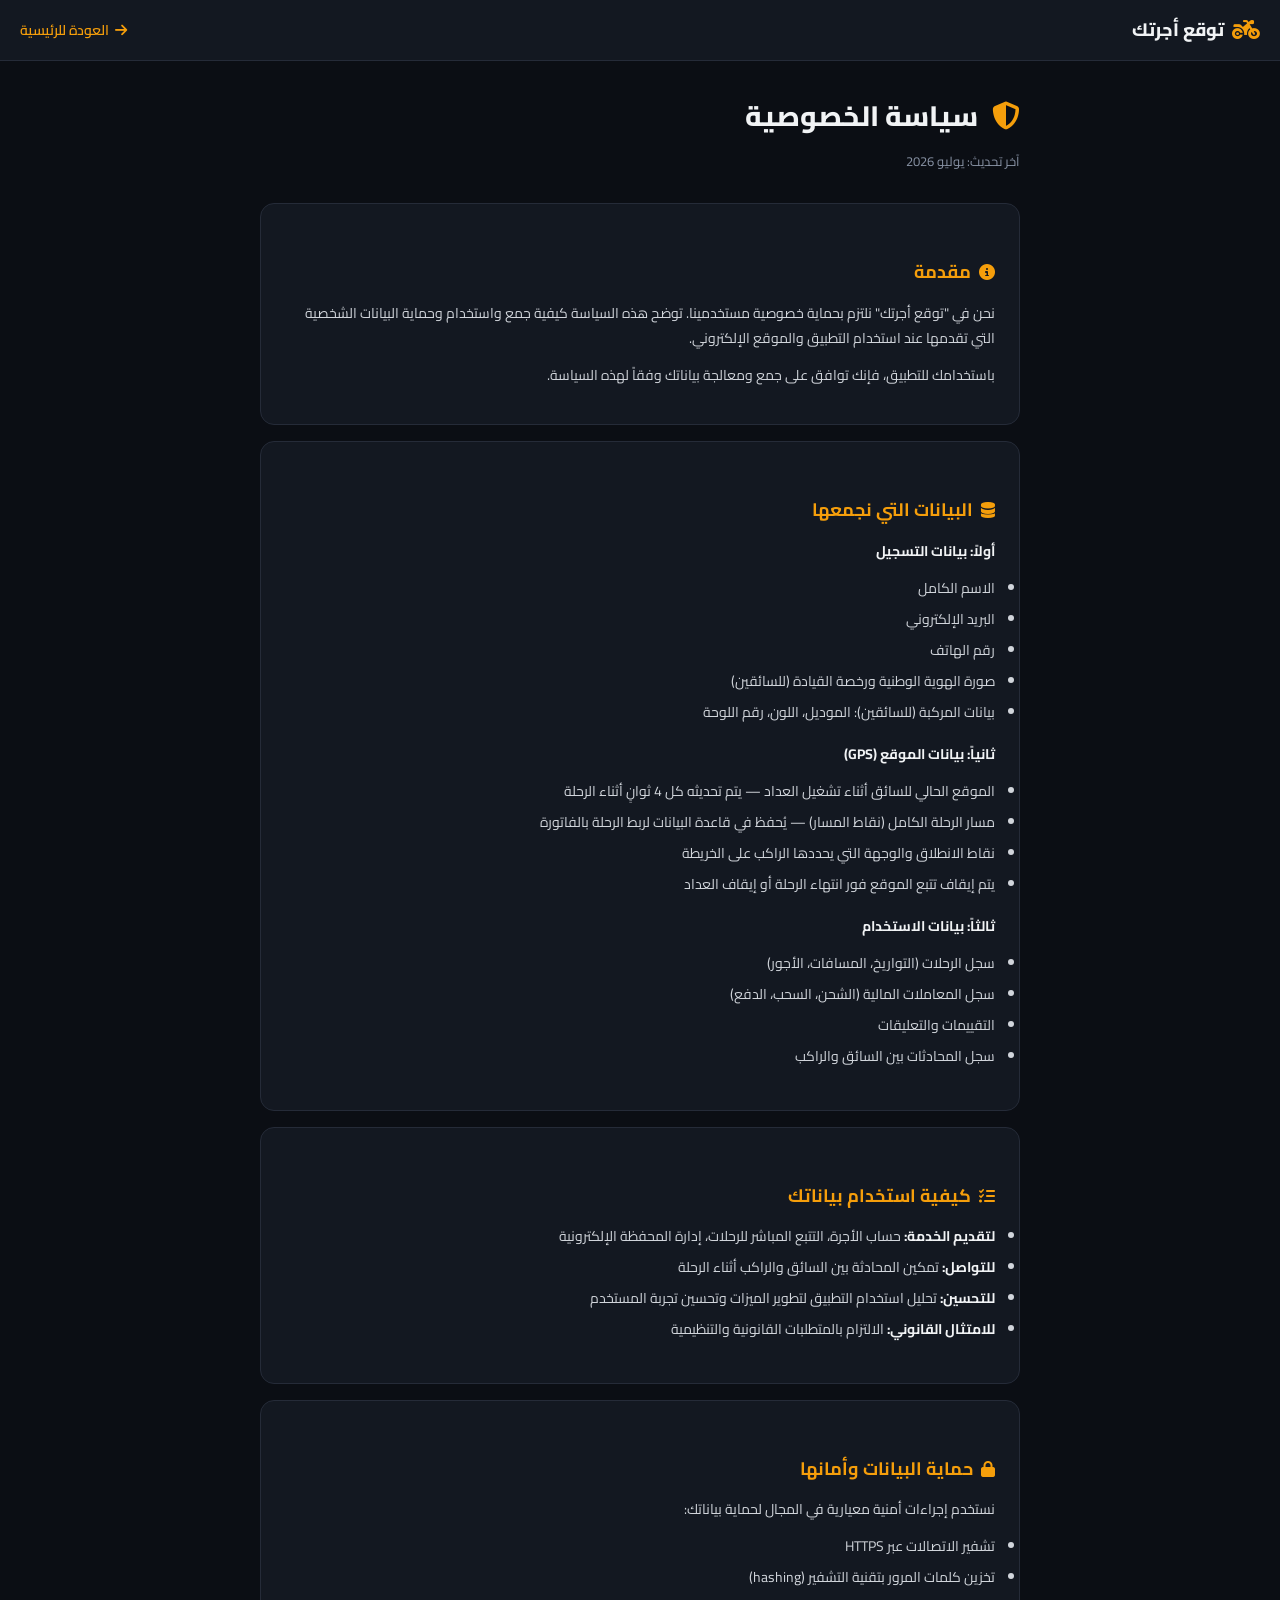
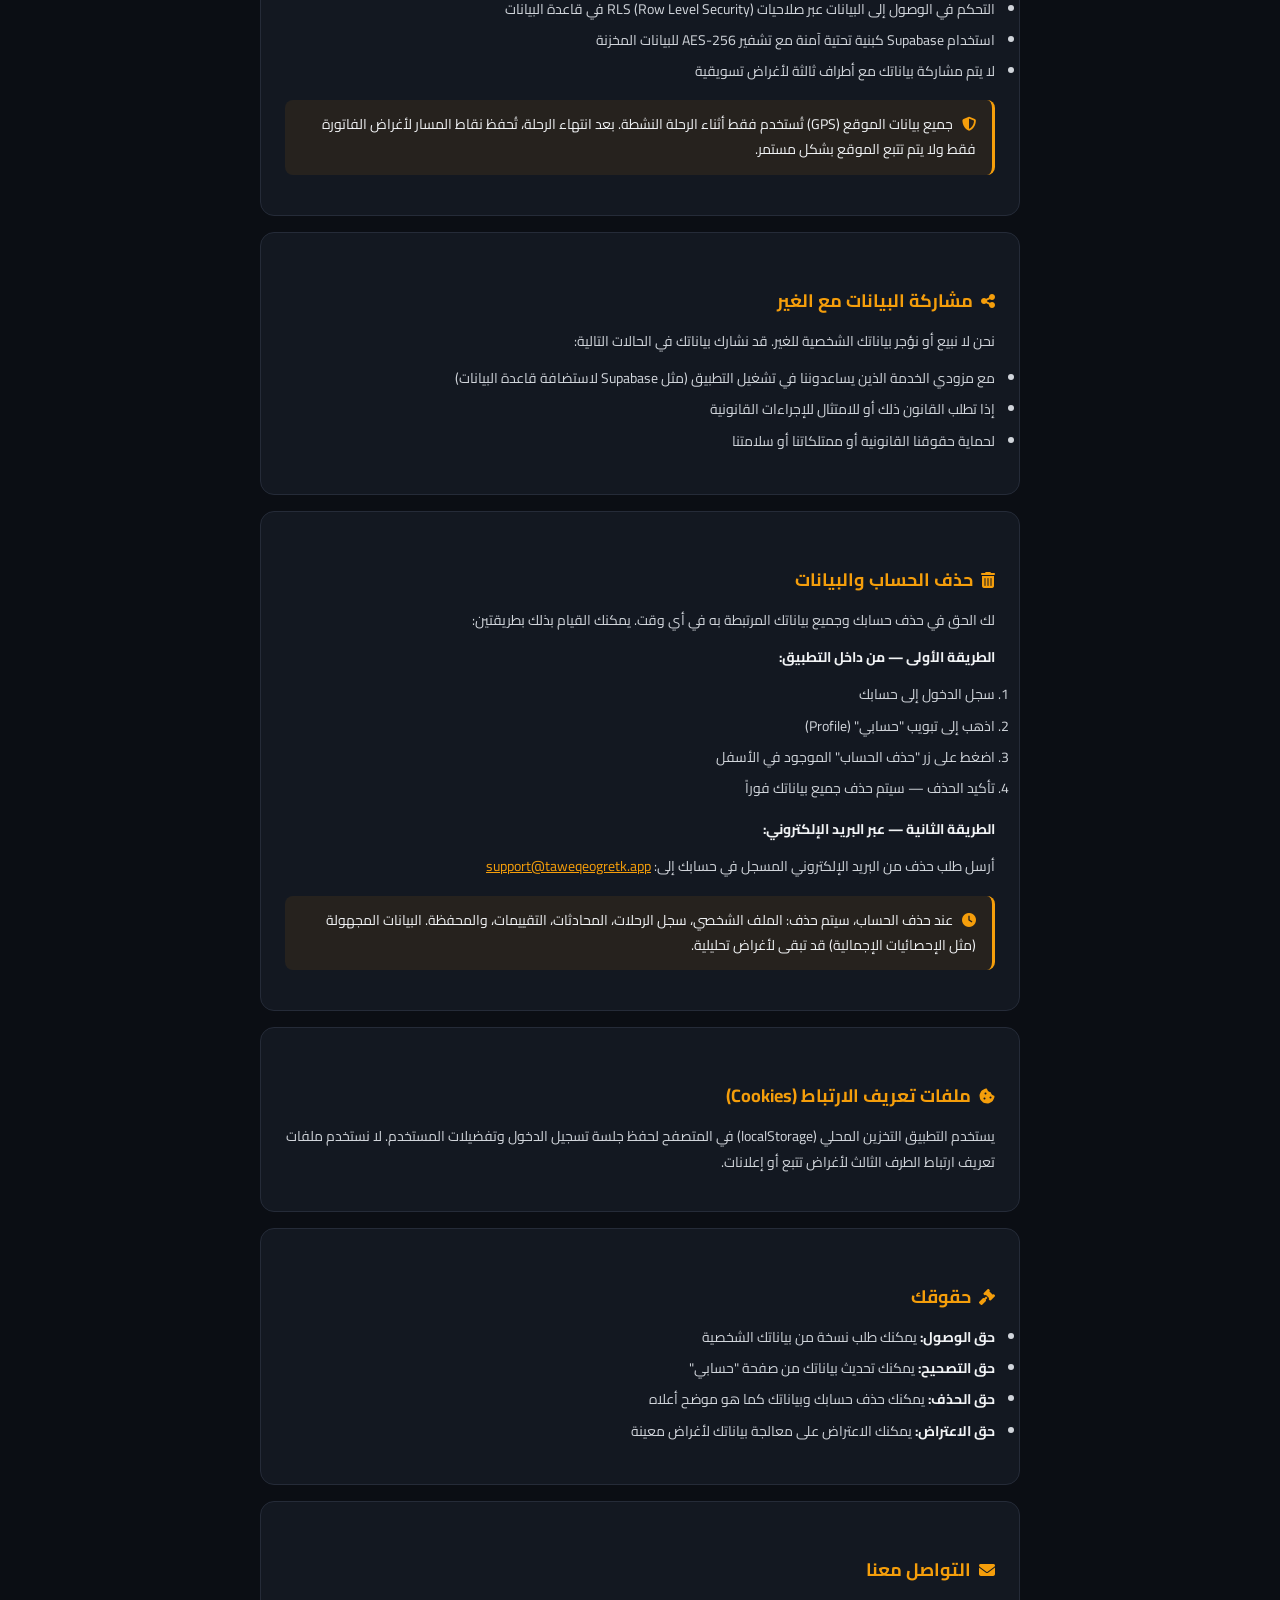
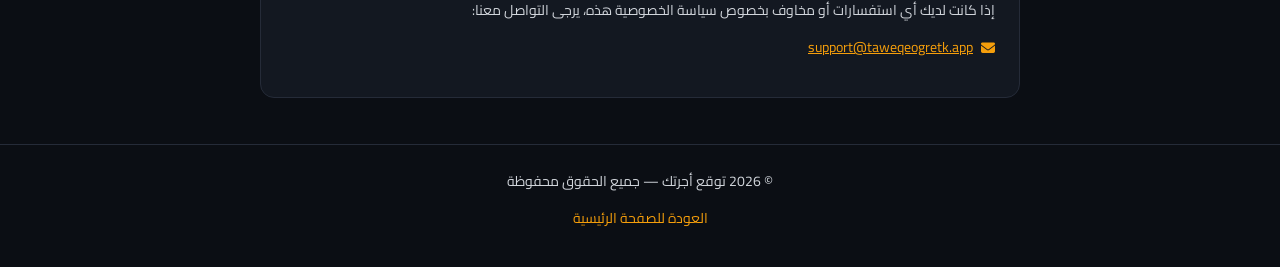
<file: privacy.html>
<!DOCTYPE html>
<html dir="rtl" lang="ar">
<head>
  <meta charset="UTF-8">
  <meta name="viewport" content="width=device-width, initial-scale=1.0">
  <meta name="description" content="سياسة الخصوصية - تطبيق توقع أجرتك">
  <title>سياسة الخصوصية - توقع أجرتك</title>
  <link rel="preconnect" href="https://fonts.googleapis.com">
  <link href="https://fonts.googleapis.com/css2?family=Cairo:wght@400;500;600;700;800&display=swap" rel="stylesheet">
  <link rel="stylesheet" href="https://cdnjs.cloudflare.com/ajax/libs/font-awesome/6.5.1/css/all.min.css">
  <style>
    :root {
      --bg-deep: #0b0e14; --bg-card: #131821; --bg-card2: #1a1f2b;
      --text-primary: #f1f3f5; --text-muted: #8892a4;
      --border: #252b38; --accent: #f59e0b; --accent-hover: #d97706;
      --success: #22c55e; --error: #ef4444; --primary: #3b82f6;
    }
    * { margin: 0; padding: 0; box-sizing: border-box; }
    body {
      font-family: 'Cairo', sans-serif;
      background: var(--bg-deep); color: var(--text-primary);
      line-height: 1.8; padding: 0; min-height: 100vh;
    }
    .navbar {
      display: flex; align-items: center; justify-content: space-between;
      padding: 14px 20px; background: var(--bg-card);
      border-bottom: 1px solid var(--border); position: sticky; top: 0; z-index: 100;
    }
    .logo { display: flex; align-items: center; gap: 8px; font-size: 18px; font-weight: 800; }
    .logo i { color: var(--accent); font-size: 22px; }
    .container { max-width: 800px; margin: 0 auto; padding: 30px 20px; }
    h1 { font-size: 28px; font-weight: 800; margin-bottom: 8px; }
    h1 i { color: var(--accent); margin-left: 8px; }
    .updated { color: var(--text-muted); font-size: 13px; margin-bottom: 30px; }
    h2 { font-size: 18px; font-weight: 700; color: var(--accent); margin: 28px 0 12px; display: flex; align-items: center; gap: 8px; }
    h2 i { font-size: 16px; }
    p { margin-bottom: 12px; font-size: 14px; color: #d1d5db; }
    ul, ol { margin: 8px 0 16px 20px; font-size: 14px; color: #d1d5db; }
    li { margin-bottom: 6px; }
    strong { color: var(--text-primary); }
    .card { background: var(--bg-card); border: 1px solid var(--border); border-radius: 14px; padding: 24px; margin-bottom: 16px; }
    .back-link { display: inline-flex; align-items: center; gap: 6px; color: var(--accent); text-decoration: none; font-size: 14px; font-weight: 600; margin-bottom: 20px; }
    .back-link:hover { color: var(--accent-hover); }
    .highlight { background: rgba(245,158,11,0.08); border-right: 3px solid var(--accent); padding: 12px 16px; border-radius: 8px; margin: 16px 0; font-size: 14px; }
    footer { text-align: center; padding: 24px 20px; border-top: 1px solid var(--border); color: var(--text-muted); font-size: 13px; }
    footer a { color: var(--accent); text-decoration: none; }
    footer a:hover { text-decoration: underline; }
    @media (max-width: 600px) {
      .container { padding: 20px 14px; }
      h1 { font-size: 22px; }
      .card { padding: 16px; }
    }
  </style>
</head>
<body>
  <nav class="navbar">
    <div class="logo"><i class="fas fa-motorcycle"></i><span>توقع أجرتك</span></div>
    <a href="index.html" class="back-link" style="margin:0;"><i class="fas fa-arrow-right"></i> العودة للرئيسية</a>
  </nav>
  <div class="container">
    <h1><i class="fas fa-shield-alt"></i> سياسة الخصوصية</h1>
    <p class="updated">آخر تحديث: يوليو 2026</p>

    <div class="card">
      <h2><i class="fas fa-info-circle"></i> مقدمة</h2>
      <p>نحن في "توقع أجرتك" نلتزم بحماية خصوصية مستخدمينا. توضح هذه السياسة كيفية جمع واستخدام وحماية البيانات الشخصية التي تقدمها عند استخدام التطبيق والموقع الإلكتروني.</p>
      <p>باستخدامك للتطبيق، فإنك توافق على جمع ومعالجة بياناتك وفقاً لهذه السياسة.</p>
    </div>

    <div class="card">
      <h2><i class="fas fa-database"></i> البيانات التي نجمعها</h2>
      <p><strong>أولاً: بيانات التسجيل</strong></p>
      <ul>
        <li>الاسم الكامل</li>
        <li>البريد الإلكتروني</li>
        <li>رقم الهاتف</li>
        <li>صورة الهوية الوطنية ورخصة القيادة (للسائقين)</li>
        <li>بيانات المركبة (للسائقين): الموديل، اللون، رقم اللوحة</li>
      </ul>
      <p><strong>ثانياً: بيانات الموقع (GPS)</strong></p>
      <ul>
        <li>الموقع الحالي للسائق أثناء تشغيل العداد — يتم تحديثه كل 4 ثوانٍ أثناء الرحلة</li>
        <li>مسار الرحلة الكامل (نقاط المسار) — يُحفظ في قاعدة البيانات لربط الرحلة بالفاتورة</li>
        <li>نقاط الانطلاق والوجهة التي يحددها الراكب على الخريطة</li>
        <li>يتم إيقاف تتبع الموقع فور انتهاء الرحلة أو إيقاف العداد</li>
      </ul>
      <p><strong>ثالثاً: بيانات الاستخدام</strong></p>
      <ul>
        <li>سجل الرحلات (التواريخ، المسافات، الأجور)</li>
        <li>سجل المعاملات المالية (الشحن، السحب، الدفع)</li>
        <li>التقييمات والتعليقات</li>
        <li>سجل المحادثات بين السائق والراكب</li>
      </ul>
    </div>

    <div class="card">
      <h2><i class="fas fa-tasks"></i> كيفية استخدام بياناتك</h2>
      <ul>
        <li><strong>لتقديم الخدمة:</strong> حساب الأجرة، التتبع المباشر للرحلات، إدارة المحفظة الإلكترونية</li>
        <li><strong>للتواصل:</strong> تمكين المحادثة بين السائق والراكب أثناء الرحلة</li>
        <li><strong>للتحسين:</strong> تحليل استخدام التطبيق لتطوير الميزات وتحسين تجربة المستخدم</li>
        <li><strong>للامتثال القانوني:</strong> الالتزام بالمتطلبات القانونية والتنظيمية</li>
      </ul>
    </div>

    <div class="card">
      <h2><i class="fas fa-lock"></i> حماية البيانات وأمانها</h2>
      <p>نستخدم إجراءات أمنية معيارية في المجال لحماية بياناتك:</p>
      <ul>
        <li>تشفير الاتصالات عبر HTTPS</li>
        <li>تخزين كلمات المرور بتقنية التشفير (hashing)</li>
        <li>التحكم في الوصول إلى البيانات عبر صلاحيات RLS (Row Level Security) في قاعدة البيانات</li>
        <li>استخدام Supabase كبنية تحتية آمنة مع تشفير AES-256 للبيانات المخزنة</li>
        <li>لا يتم مشاركة بياناتك مع أطراف ثالثة لأغراض تسويقية</li>
      </ul>
      <div class="highlight">
        <i class="fas fa-shield-alt" style="color:var(--accent);margin-left:6px;"></i>
        جميع بيانات الموقع (GPS) تُستخدم فقط أثناء الرحلة النشطة. بعد انتهاء الرحلة، تُحفظ نقاط المسار لأغراض الفاتورة فقط ولا يتم تتبع الموقع بشكل مستمر.
      </div>
    </div>

    <div class="card">
      <h2><i class="fas fa-share-nodes"></i> مشاركة البيانات مع الغير</h2>
      <p>نحن لا نبيع أو نؤجر بياناتك الشخصية للغير. قد نشارك بياناتك في الحالات التالية:</p>
      <ul>
        <li>مع مزودي الخدمة الذين يساعدوننا في تشغيل التطبيق (مثل Supabase لاستضافة قاعدة البيانات)</li>
        <li>إذا تطلب القانون ذلك أو للامتثال للإجراءات القانونية</li>
        <li>لحماية حقوقنا القانونية أو ممتلكاتنا أو سلامتنا</li>
      </ul>
    </div>

    <div class="card" id="delete-account">
      <h2><i class="fas fa-trash-alt"></i> حذف الحساب والبيانات</h2>
      <p>لك الحق في حذف حسابك وجميع بياناتك المرتبطة به في أي وقت. يمكنك القيام بذلك بطريقتين:</p>
      <p><strong>الطريقة الأولى — من داخل التطبيق:</strong></p>
      <ol>
        <li>سجل الدخول إلى حسابك</li>
        <li>اذهب إلى تبويب "حسابي" (Profile)</li>
        <li>اضغط على زر "حذف الحساب" الموجود في الأسفل</li>
        <li>تأكيد الحذف — سيتم حذف جميع بياناتك فوراً</li>
      </ol>
      <p><strong>الطريقة الثانية — عبر البريد الإلكتروني:</strong></p>
      <p>أرسل طلب حذف من البريد الإلكتروني المسجل في حسابك إلى: <a href="mailto:support@taweqeogretk.app" style="color:var(--accent);">support@taweqeogretk.app</a></p>
      <div class="highlight">
        <i class="fas fa-clock" style="color:var(--accent);margin-left:6px;"></i>
        عند حذف الحساب، سيتم حذف: الملف الشخصي، سجل الرحلات، المحادثات، التقييمات، والمحفظة. البيانات المجهولة (مثل الإحصائيات الإجمالية) قد تبقى لأغراض تحليلية.
      </div>
    </div>

    <div class="card">
      <h2><i class="fas fa-cookie-bite"></i> ملفات تعريف الارتباط (Cookies)</h2>
      <p>يستخدم التطبيق التخزين المحلي (localStorage) في المتصفح لحفظ جلسة تسجيل الدخول وتفضيلات المستخدم. لا نستخدم ملفات تعريف ارتباط الطرف الثالث لأغراض تتبع أو إعلانات.</p>
    </div>

    <div class="card">
      <h2><i class="fas fa-gavel"></i> حقوقك</h2>
      <ul>
        <li><strong>حق الوصول:</strong> يمكنك طلب نسخة من بياناتك الشخصية</li>
        <li><strong>حق التصحيح:</strong> يمكنك تحديث بياناتك من صفحة "حسابي"</li>
        <li><strong>حق الحذف:</strong> يمكنك حذف حسابك وبياناتك كما هو موضح أعلاه</li>
        <li><strong>حق الاعتراض:</strong> يمكنك الاعتراض على معالجة بياناتك لأغراض معينة</li>
      </ul>
    </div>

    <div class="card">
      <h2><i class="fas fa-envelope"></i> التواصل معنا</h2>
      <p>إذا كانت لديك أي استفسارات أو مخاوف بخصوص سياسة الخصوصية هذه، يرجى التواصل معنا:</p>
      <p style="display:flex;align-items:center;gap:8px;margin-top:8px;"><i class="fas fa-envelope" style="color:var(--accent);"></i> <a href="mailto:support@taweqeogretk.app" style="color:var(--accent);">support@taweqeogretk.app</a></p>
    </div>
  </div>
  <footer>
    <p>&copy; 2026 توقع أجرتك — جميع الحقوق محفوظة</p>
    <p style="margin-top:4px;"><a href="index.html">العودة للصفحة الرئيسية</a></p>
  </footer>
</body>
</html>
</file>
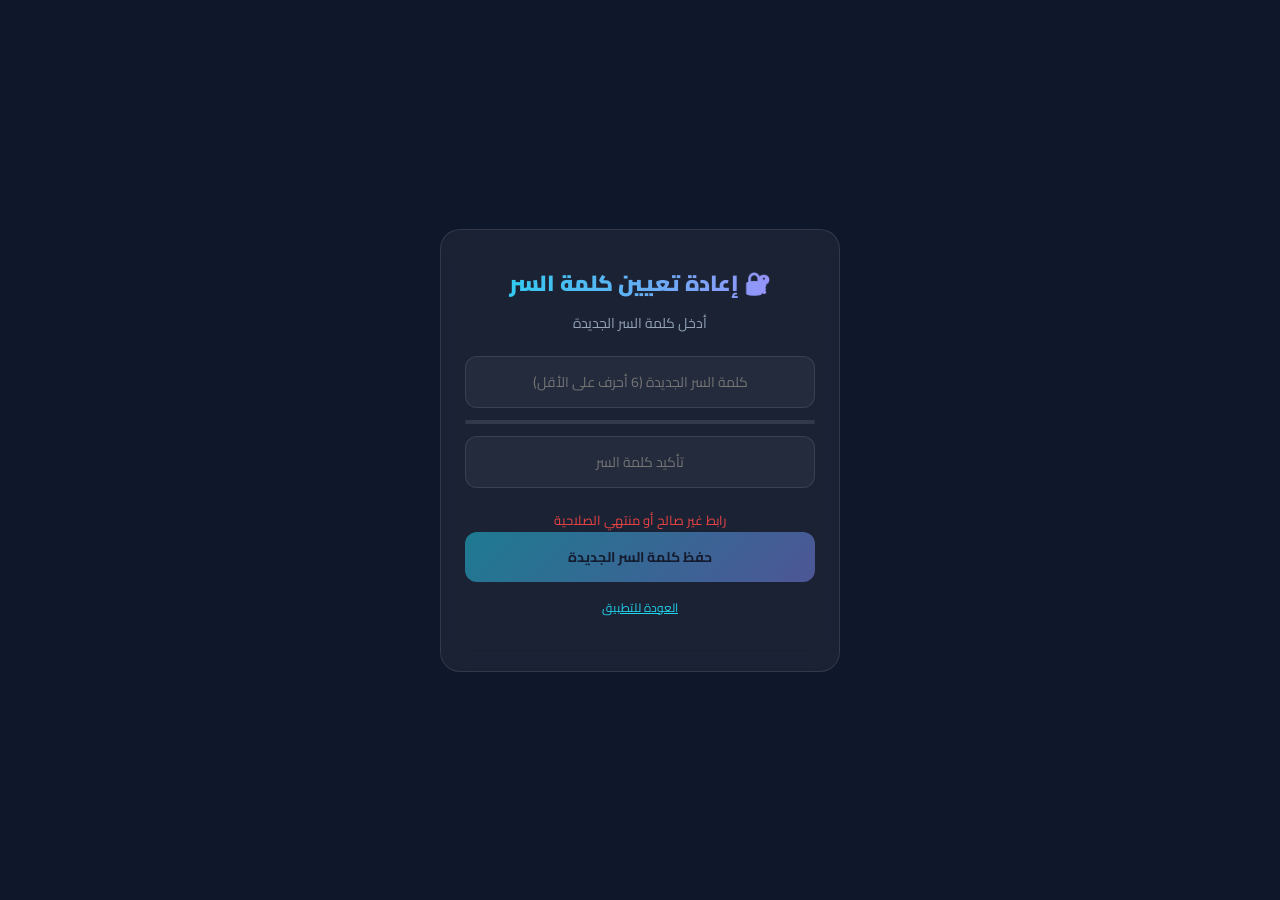
<file: recovery.html>
<!DOCTYPE html>
<html dir="rtl" lang="ar">
<head>
  <meta charset="UTF-8">
  <meta name="viewport" content="width=device-width, initial-scale=1.0">
  <title>إعادة تعيين كلمة السر - توقع أجرتك</title>
  <link rel="preconnect" href="https://fonts.googleapis.com">
  <link href="https://fonts.googleapis.com/css2?family=Cairo:wght@400;500;600;700;800&display=swap" rel="stylesheet">
  <script src="Taweqa-ogretk/js/1-config.js"></script>
  <script src="Taweqa-ogretk/js/supabase-lite.js"></script>
  <style>
    * { margin: 0; padding: 0; box-sizing: border-box; }
    body { font-family: 'Cairo', sans-serif; background: #0f172a; color: #fff; min-height: 100vh; display: flex; align-items: center; justify-content: center; padding: 20px; }
    .card { background: rgba(255,255,255,0.05); backdrop-filter: blur(12px); border: 1px solid rgba(255,255,255,0.1); border-radius: 20px; padding: 32px 24px; width: 100%; max-width: 400px; text-align: center; }
    .card h1 { font-size: 22px; font-weight: 900; margin-bottom: 6px; background: linear-gradient(90deg, #22d3ee, #a78bfa); -webkit-background-clip: text; -webkit-text-fill-color: transparent; }
    .card p { color: #94a3b8; font-size: 14px; margin-bottom: 20px; }
    .card input { width: 100%; padding: 12px 16px; border: 1px solid rgba(255,255,255,0.1); border-radius: 12px; font-size: 14px; background: rgba(255,255,255,0.04); color: #fff; outline: none; font-family: inherit; margin-bottom: 12px; text-align: center; }
    .card input:focus { border-color: #22d3ee; }
    .card button { width: 100%; padding: 12px; border: none; border-radius: 12px; font-size: 14px; font-weight: 700; cursor: pointer; font-family: inherit; background: linear-gradient(135deg, #22d3ee, #818cf8); color: #0f172a; transition: all 0.2s; }
    .card button:active { transform: scale(0.97); }
    .card button:disabled { opacity: 0.5; cursor: not-allowed; }
    .card .error { color: #ef4444; font-size: 13px; margin-top: 8px; display: none; }
    .card .success { color: #22c55e; font-size: 13px; margin-top: 8px; display: none; }
    .card .spinner { display: inline-block; width: 20px; height: 20px; border: 3px solid rgba(255,255,255,0.3); border-top-color: #fff; border-radius: 50%; animation: spin 0.6s linear infinite; margin-bottom: 10px; }
    @keyframes spin { to { transform: rotate(360deg); } }
    .card .processing { display: none; }
    .card .form { display: none; }
    .card .done { display: none; }
    .card .strength-bar { height: 4px; background: rgba(255,255,255,0.1); border-radius: 2px; margin-bottom: 12px; overflow: hidden; }
    .card .strength-bar .fill { height: 100%; width: 0; transition: all 0.2s; }
  </style>
</head>
<body>
  <div class="card">
    <h1>🔐 إعادة تعيين كلمة السر</h1>
    <div id="processing">
      <div class="spinner"></div>
      <p>جاري التحقق من الرابط...</p>
    </div>
    <div id="form" class="form">
      <p>أدخل كلمة السر الجديدة</p>
      <input type="password" id="new-password" placeholder="كلمة السر الجديدة (6 أحرف على الأقل)" autocomplete="new-password">
      <div class="strength-bar"><div class="fill" id="strength-fill"></div></div>
      <input type="password" id="confirm-password" placeholder="تأكيد كلمة السر" autocomplete="new-password">
      <div class="error" id="error-msg"></div>
      <div class="success" id="success-msg"></div>
      <button id="reset-btn" onclick="handleReset()">حفظ كلمة السر الجديدة</button>
      <p style="margin-top:14px;font-size:12px;color:#64748b;"><a href="https://mahmoud11199.github.io/Taweqa-ogretk/" style="color:#22d3ee;">العودة للتطبيق</a></p>
    </div>
    <div id="done" class="done">
      <div style="font-size:48px;margin-bottom:10px;">✅</div>
      <p style="color:#22c55e;font-weight:700;">تم تغيير كلمة السر بنجاح!</p>
      <p style="font-size:13px;color:#94a3b8;margin-top:4px;">يمكنك الآن تسجيل الدخول بكلمة السر الجديدة</p>
      <a href="https://mahmoud11199.github.io/Taweqa-ogretk/" style="display:inline-block;margin-top:16px;padding:10px 24px;border-radius:12px;background:linear-gradient(135deg,#22d3ee,#818cf8);color:#0f172a;font-weight:700;text-decoration:none;">فتح التطبيق</a>
    </div>
  </div>
  <script>
    var supabase = window.supabase;

    function parseHash() {
      var h = window.location.hash.replace('#', '');
      if (!h) return null;
      var params = {};
      h.split('&').forEach(function(p) {
        var kv = p.split('=');
        if (kv.length === 2) params[decodeURIComponent(kv[0])] = decodeURIComponent(kv[1]);
      });
      return params;
    }

    async function initRecovery() {
      var el = document.getElementById('processing');
      var form = document.getElementById('form');
      var params = parseHash();
      if (!params || params.type !== 'recovery' || !params.access_token) {
        el.style.display = 'none';
        form.style.display = 'block';
        document.getElementById('error-msg').textContent = 'رابط غير صالح أو منتهي الصلاحية';
        document.getElementById('error-msg').style.display = 'block';
        document.getElementById('reset-btn').disabled = true;
        return;
      }
      try {
        var { error } = await supabase.auth.setSession({
          access_token: params.access_token,
          refresh_token: params.refresh_token || ''
        });
        if (error) throw error;
        el.style.display = 'none';
        form.style.display = 'block';
      } catch (e) {
        el.style.display = 'none';
        form.style.display = 'block';
        document.getElementById('error-msg').textContent = e.message || 'فشل التحقق من الرابط';
        document.getElementById('error-msg').style.display = 'block';
      }
    }

    initRecovery();

    document.getElementById('new-password').addEventListener('input', function() {
      var len = this.value.length;
      var fill = document.getElementById('strength-fill');
      fill.style.width = '100%';
      if (len === 0) fill.style.width = '0';
      else if (len < 6) fill.style.background = '#ef4444';
      else if (len < 10) fill.style.background = '#f59e0b';
      else fill.style.background = '#22c55e';
    });

    document.getElementById('new-password').addEventListener('keydown', function(e) {
      if (e.key === 'Enter') document.getElementById('confirm-password').focus();
    });

    document.getElementById('confirm-password').addEventListener('input', function() {
      var np = document.getElementById('new-password').value;
      var errorEl = document.getElementById('error-msg');
      if (this.value.length > 0 && this.value !== np) {
        errorEl.textContent = 'كلمة السر غير متطابقة';
        errorEl.style.display = 'block';
      } else {
        errorEl.style.display = 'none';
      }
    });

    document.getElementById('confirm-password').addEventListener('keydown', function(e) {
      if (e.key === 'Enter') handleReset();
    });

    window.handleReset = async function() {
      var np = document.getElementById('new-password');
      var cp = document.getElementById('confirm-password');
      var errorEl = document.getElementById('error-msg');
      var successEl = document.getElementById('success-msg');
      var btn = document.getElementById('reset-btn');

      errorEl.style.display = 'none';
      successEl.style.display = 'none';

      if (np.value.length < 6) { errorEl.textContent = 'كلمة السر يجب أن تكون 6 أحرف على الأقل'; errorEl.style.display = 'block'; return; }
      if (np.value !== cp.value) { errorEl.textContent = 'كلمة السر غير متطابقة'; errorEl.style.display = 'block'; return; }

      btn.disabled = true;
      btn.textContent = 'جاري الحفظ...';

      try {
        var { error } = await supabase.auth.updateUser({ password: np.value });
        if (error) { errorEl.textContent = error.message; errorEl.style.display = 'block'; btn.disabled = false; btn.textContent = 'حفظ كلمة السر الجديدة'; return; }
        document.getElementById('form').style.display = 'none';
        document.getElementById('done').style.display = 'block';
      } catch (e) {
        errorEl.textContent = e.message || 'حدث خطأ';
        errorEl.style.display = 'block';
        btn.disabled = false;
        btn.textContent = 'حفظ كلمة السر الجديدة';
      }
    };
  </script>
</body>
</html>
</file>
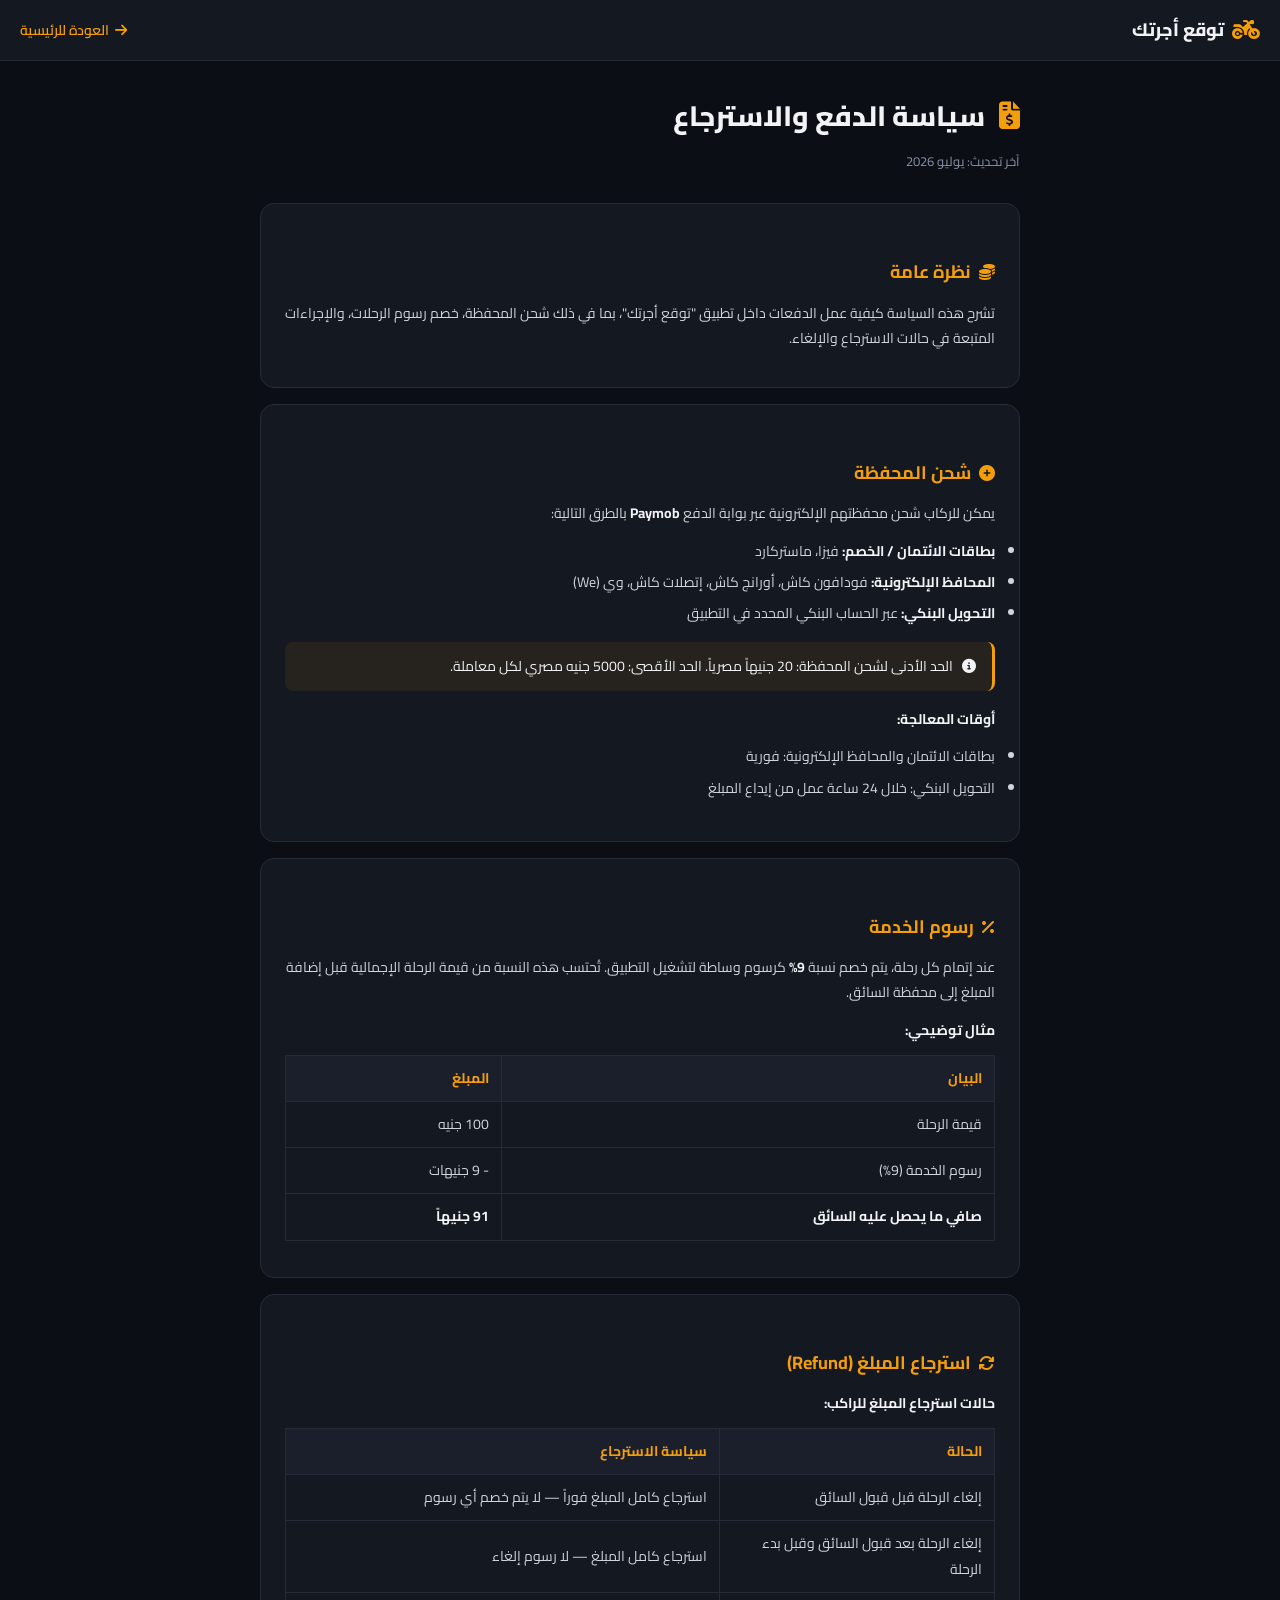
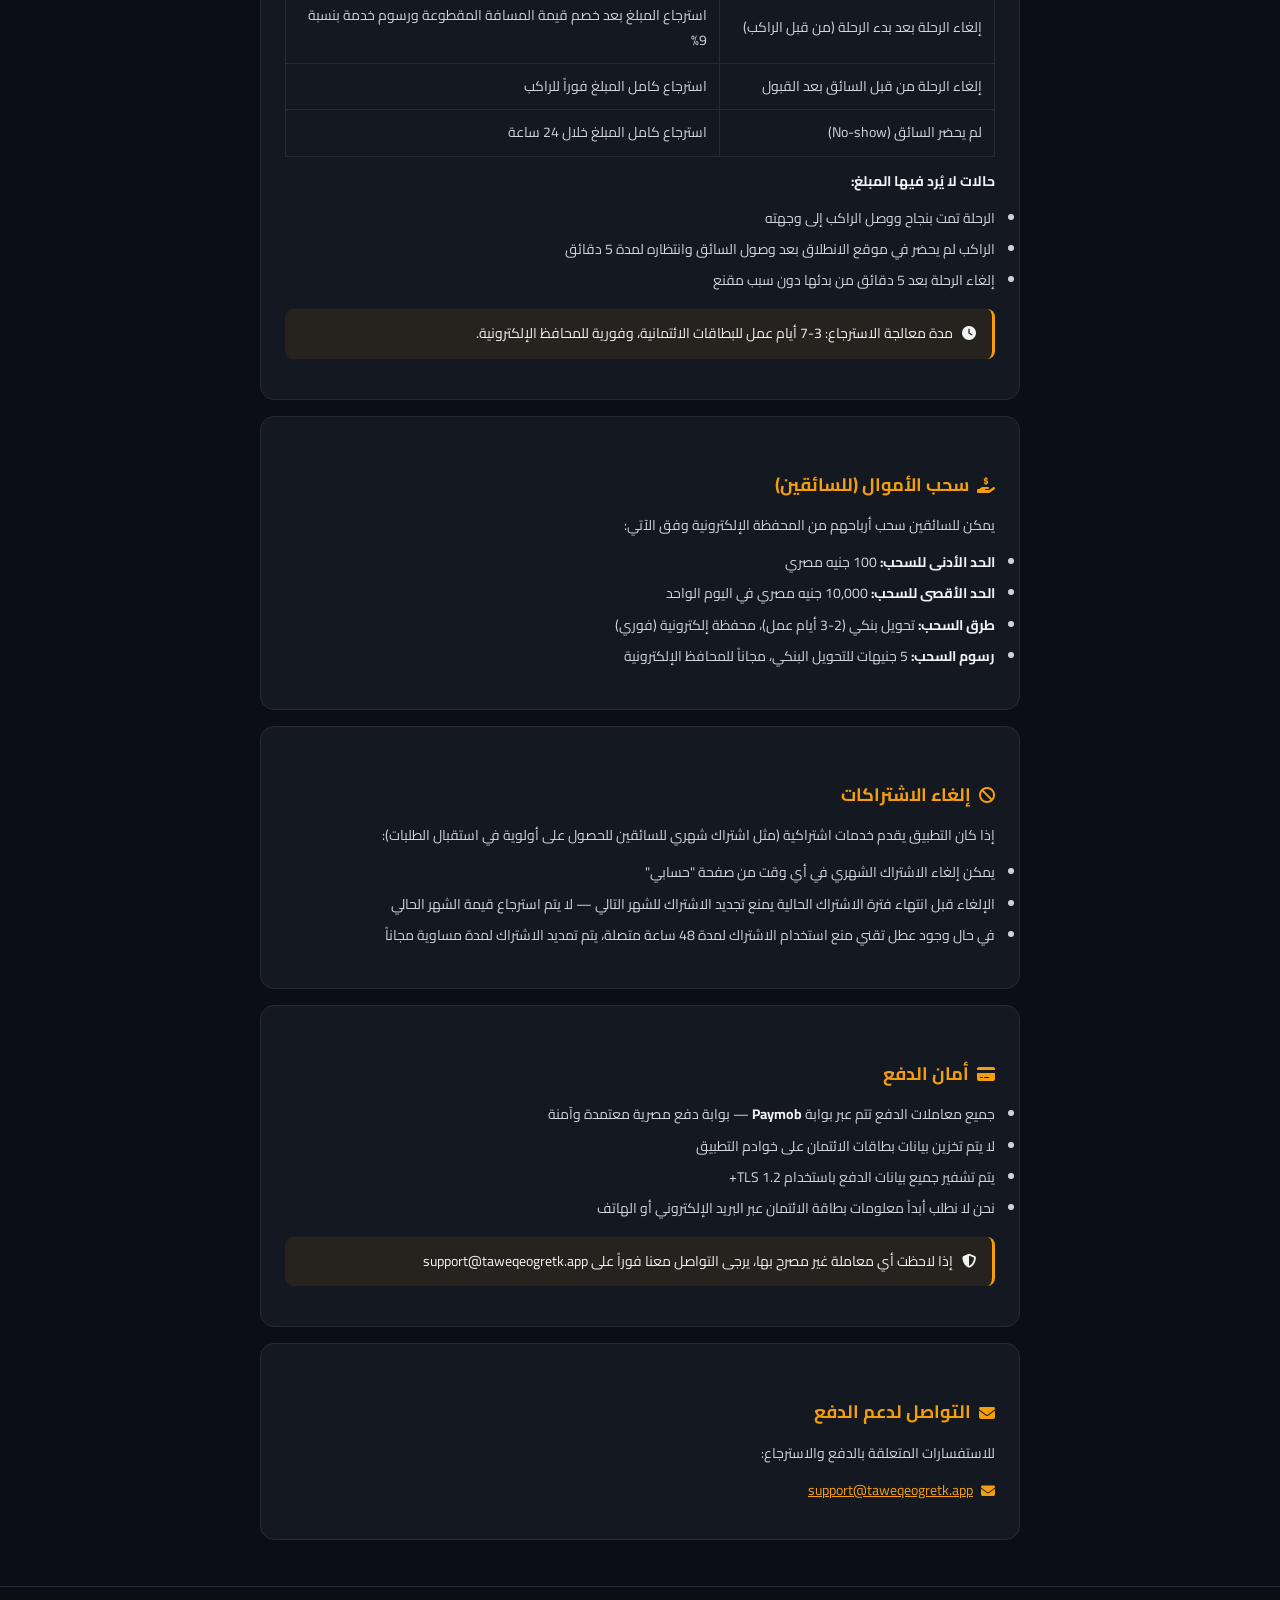
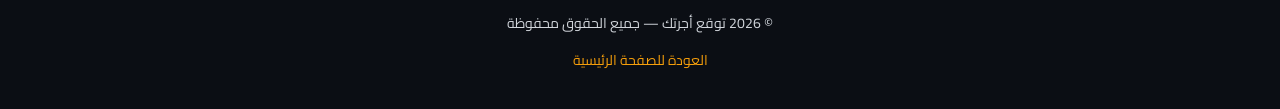
<file: refund.html>
<!DOCTYPE html>
<html dir="rtl" lang="ar">
<head>
  <meta charset="UTF-8">
  <meta name="viewport" content="width=device-width, initial-scale=1.0">
  <meta name="description" content="سياسة الدفع والاسترجاع - تطبيق توقع أجرتك">
  <title>سياسة الدفع والاسترجاع - توقع أجرتك</title>
  <link rel="preconnect" href="https://fonts.googleapis.com">
  <link href="https://fonts.googleapis.com/css2?family=Cairo:wght@400;500;600;700;800&display=swap" rel="stylesheet">
  <link rel="stylesheet" href="https://cdnjs.cloudflare.com/ajax/libs/font-awesome/6.5.1/css/all.min.css">
  <style>
    :root {
      --bg-deep: #0b0e14; --bg-card: #131821; --bg-card2: #1a1f2b;
      --text-primary: #f1f3f5; --text-muted: #8892a4;
      --border: #252b38; --accent: #f59e0b; --accent-hover: #d97706;
      --success: #22c55e; --error: #ef4444; --primary: #3b82f6;
    }
    * { margin: 0; padding: 0; box-sizing: border-box; }
    body {
      font-family: 'Cairo', sans-serif;
      background: var(--bg-deep); color: var(--text-primary);
      line-height: 1.8; padding: 0; min-height: 100vh;
    }
    .navbar {
      display: flex; align-items: center; justify-content: space-between;
      padding: 14px 20px; background: var(--bg-card);
      border-bottom: 1px solid var(--border); position: sticky; top: 0; z-index: 100;
    }
    .logo { display: flex; align-items: center; gap: 8px; font-size: 18px; font-weight: 800; }
    .logo i { color: var(--accent); font-size: 22px; }
    .container { max-width: 800px; margin: 0 auto; padding: 30px 20px; }
    h1 { font-size: 28px; font-weight: 800; margin-bottom: 8px; }
    h1 i { color: var(--accent); margin-left: 8px; }
    .updated { color: var(--text-muted); font-size: 13px; margin-bottom: 30px; }
    h2 { font-size: 18px; font-weight: 700; color: var(--accent); margin: 28px 0 12px; display: flex; align-items: center; gap: 8px; }
    h2 i { font-size: 16px; }
    p { margin-bottom: 12px; font-size: 14px; color: #d1d5db; }
    ul, ol { margin: 8px 0 16px 20px; font-size: 14px; color: #d1d5db; }
    li { margin-bottom: 6px; }
    strong { color: var(--text-primary); }
    .card { background: var(--bg-card); border: 1px solid var(--border); border-radius: 14px; padding: 24px; margin-bottom: 16px; }
    .back-link { display: inline-flex; align-items: center; gap: 6px; color: var(--accent); text-decoration: none; font-size: 14px; font-weight: 600; margin-bottom: 20px; }
    .back-link:hover { color: var(--accent-hover); }
    .highlight { background: rgba(245,158,11,0.08); border-right: 3px solid var(--accent); padding: 12px 16px; border-radius: 8px; margin: 16px 0; font-size: 14px; }
    .highlight i { margin-left: 6px; }
    table { width: 100%; border-collapse: collapse; margin: 12px 0; font-size: 14px; }
    th, td { border: 1px solid var(--border); padding: 10px 12px; text-align: right; }
    th { background: var(--bg-card2); color: var(--accent); font-weight: 700; }
    td { color: #d1d5db; }
    footer { text-align: center; padding: 24px 20px; border-top: 1px solid var(--border); color: var(--text-muted); font-size: 13px; }
    footer a { color: var(--accent); text-decoration: none; }
    footer a:hover { text-decoration: underline; }
    @media (max-width: 600px) {
      .container { padding: 20px 14px; }
      h1 { font-size: 22px; }
      .card { padding: 16px; }
    }
  </style>
</head>
<body>
  <nav class="navbar">
    <div class="logo"><i class="fas fa-motorcycle"></i><span>توقع أجرتك</span></div>
    <a href="index.html" class="back-link" style="margin:0;"><i class="fas fa-arrow-right"></i> العودة للرئيسية</a>
  </nav>
  <div class="container">
    <h1><i class="fas fa-file-invoice-dollar"></i> سياسة الدفع والاسترجاع</h1>
    <p class="updated">آخر تحديث: يوليو 2026</p>

    <div class="card">
      <h2><i class="fas fa-coins"></i> نظرة عامة</h2>
      <p>تشرح هذه السياسة كيفية عمل الدفعات داخل تطبيق "توقع أجرتك"، بما في ذلك شحن المحفظة، خصم رسوم الرحلات، والإجراءات المتبعة في حالات الاسترجاع والإلغاء.</p>
    </div>

    <div class="card">
      <h2><i class="fas fa-circle-plus"></i> شحن المحفظة</h2>
      <p>يمكن للركاب شحن محفظتهم الإلكترونية عبر بوابة الدفع <strong>Paymob</strong> بالطرق التالية:</p>
      <ul>
        <li><strong>بطاقات الائتمان / الخصم:</strong> فيزا، ماستركارد</li>
        <li><strong>المحافظ الإلكترونية:</strong> فودافون كاش، أورانج كاش، إتصلات كاش، وي (We)</li>
        <li><strong>التحويل البنكي:</strong> عبر الحساب البنكي المحدد في التطبيق</li>
      </ul>
      <div class="highlight">
        <i class="fas fa-info-circle"></i>
        الحد الأدنى لشحن المحفظة: 20 جنيهاً مصرياً. الحد الأقصى: 5000 جنيه مصري لكل معاملة.
      </div>
      <p><strong>أوقات المعالجة:</strong></p>
      <ul>
        <li>بطاقات الائتمان والمحافظ الإلكترونية: فورية</li>
        <li>التحويل البنكي: خلال 24 ساعة عمل من إيداع المبلغ</li>
      </ul>
    </div>

    <div class="card">
      <h2><i class="fas fa-percent"></i> رسوم الخدمة</h2>
      <p>عند إتمام كل رحلة، يتم خصم نسبة <strong>9%</strong> كرسوم وساطة لتشغيل التطبيق. تُحتسب هذه النسبة من قيمة الرحلة الإجمالية قبل إضافة المبلغ إلى محفظة السائق.</p>
      <p><strong>مثال توضيحي:</strong></p>
      <table>
        <tr><th>البيان</th><th>المبلغ</th></tr>
        <tr><td>قيمة الرحلة</td><td>100 جنيه</td></tr>
        <tr><td>رسوم الخدمة (9%)</td><td>- 9 جنيهات</td></tr>
        <tr><td><strong>صافي ما يحصل عليه السائق</strong></td><td><strong>91 جنيهاً</strong></td></tr>
      </table>
    </div>

    <div class="card">
      <h2><i class="fas fa-arrows-rotate"></i> استرجاع المبلغ (Refund)</h2>
      <p><strong>حالات استرجاع المبلغ للراكب:</strong></p>
      <table>
        <tr><th>الحالة</th><th>سياسة الاسترجاع</th></tr>
        <tr><td>إلغاء الرحلة قبل قبول السائق</td><td>استرجاع كامل المبلغ فوراً — لا يتم خصم أي رسوم</td></tr>
        <tr><td>إلغاء الرحلة بعد قبول السائق وقبل بدء الرحلة</td><td>استرجاع كامل المبلغ — لا رسوم إلغاء</td></tr>
        <tr><td>إلغاء الرحلة بعد بدء الرحلة (من قبل الراكب)</td><td>استرجاع المبلغ بعد خصم قيمة المسافة المقطوعة ورسوم خدمة بنسبة 9%</td></tr>
        <tr><td>إلغاء الرحلة من قبل السائق بعد القبول</td><td>استرجاع كامل المبلغ فوراً للراكب</td></tr>
        <tr><td>لم يحضر السائق (No-show)</td><td>استرجاع كامل المبلغ خلال 24 ساعة</td></tr>
      </table>
      <p><strong>حالات لا يُرد فيها المبلغ:</strong></p>
      <ul>
        <li>الرحلة تمت بنجاح ووصل الراكب إلى وجهته</li>
        <li>الراكب لم يحضر في موقع الانطلاق بعد وصول السائق وانتظاره لمدة 5 دقائق</li>
        <li>إلغاء الرحلة بعد 5 دقائق من بدئها دون سبب مقنع</li>
      </ul>
      <div class="highlight">
        <i class="fas fa-clock"></i>
        مدة معالجة الاسترجاع: 3-7 أيام عمل للبطاقات الائتمانية، وفورية للمحافظ الإلكترونية.
      </div>
    </div>

    <div class="card">
      <h2><i class="fas fa-hand-holding-dollar"></i> سحب الأموال (للسائقين)</h2>
      <p>يمكن للسائقين سحب أرباحهم من المحفظة الإلكترونية وفق الآتي:</p>
      <ul>
        <li><strong>الحد الأدنى للسحب:</strong> 100 جنيه مصري</li>
        <li><strong>الحد الأقصى للسحب:</strong> 10,000 جنيه مصري في اليوم الواحد</li>
        <li><strong>طرق السحب:</strong> تحويل بنكي (2-3 أيام عمل)، محفظة إلكترونية (فوري)</li>
        <li><strong>رسوم السحب:</strong> 5 جنيهات للتحويل البنكي، مجاناً للمحافظ الإلكترونية</li>
      </ul>
    </div>

    <div class="card">
      <h2><i class="fas fa-ban"></i> إلغاء الاشتراكات</h2>
      <p>إذا كان التطبيق يقدم خدمات اشتراكية (مثل اشتراك شهري للسائقين للحصول على أولوية في استقبال الطلبات):</p>
      <ul>
        <li>يمكن إلغاء الاشتراك الشهري في أي وقت من صفحة "حسابي"</li>
        <li>الإلغاء قبل انتهاء فترة الاشتراك الحالية يمنع تجديد الاشتراك للشهر التالي — لا يتم استرجاع قيمة الشهر الحالي</li>
        <li>في حال وجود عطل تقني منع استخدام الاشتراك لمدة 48 ساعة متصلة، يتم تمديد الاشتراك لمدة مساوية مجاناً</li>
      </ul>
    </div>

    <div class="card">
      <h2><i class="fas fa-credit-card"></i> أمان الدفع</h2>
      <ul>
        <li>جميع معاملات الدفع تتم عبر بوابة <strong>Paymob</strong> — بوابة دفع مصرية معتمدة وآمنة</li>
        <li>لا يتم تخزين بيانات بطاقات الائتمان على خوادم التطبيق</li>
        <li>يتم تشفير جميع بيانات الدفع باستخدام TLS 1.2+</li>
        <li>نحن لا نطلب أبداً معلومات بطاقة الائتمان عبر البريد الإلكتروني أو الهاتف</li>
      </ul>
      <div class="highlight">
        <i class="fas fa-shield-alt"></i>
        إذا لاحظت أي معاملة غير مصرح بها، يرجى التواصل معنا فوراً على support@taweqeogretk.app
      </div>
    </div>

    <div class="card">
      <h2><i class="fas fa-envelope"></i> التواصل لدعم الدفع</h2>
      <p>للاستفسارات المتعلقة بالدفع والاسترجاع:</p>
      <p style="display:flex;align-items:center;gap:8px;margin-top:8px;"><i class="fas fa-envelope" style="color:var(--accent);"></i> <a href="mailto:support@taweqeogretk.app" style="color:var(--accent);">support@taweqeogretk.app</a></p>
    </div>
  </div>
  <footer>
    <p>&copy; 2026 توقع أجرتك — جميع الحقوق محفوظة</p>
    <p style="margin-top:4px;"><a href="index.html">العودة للصفحة الرئيسية</a></p>
  </footer>
</body>
</html>
</file>
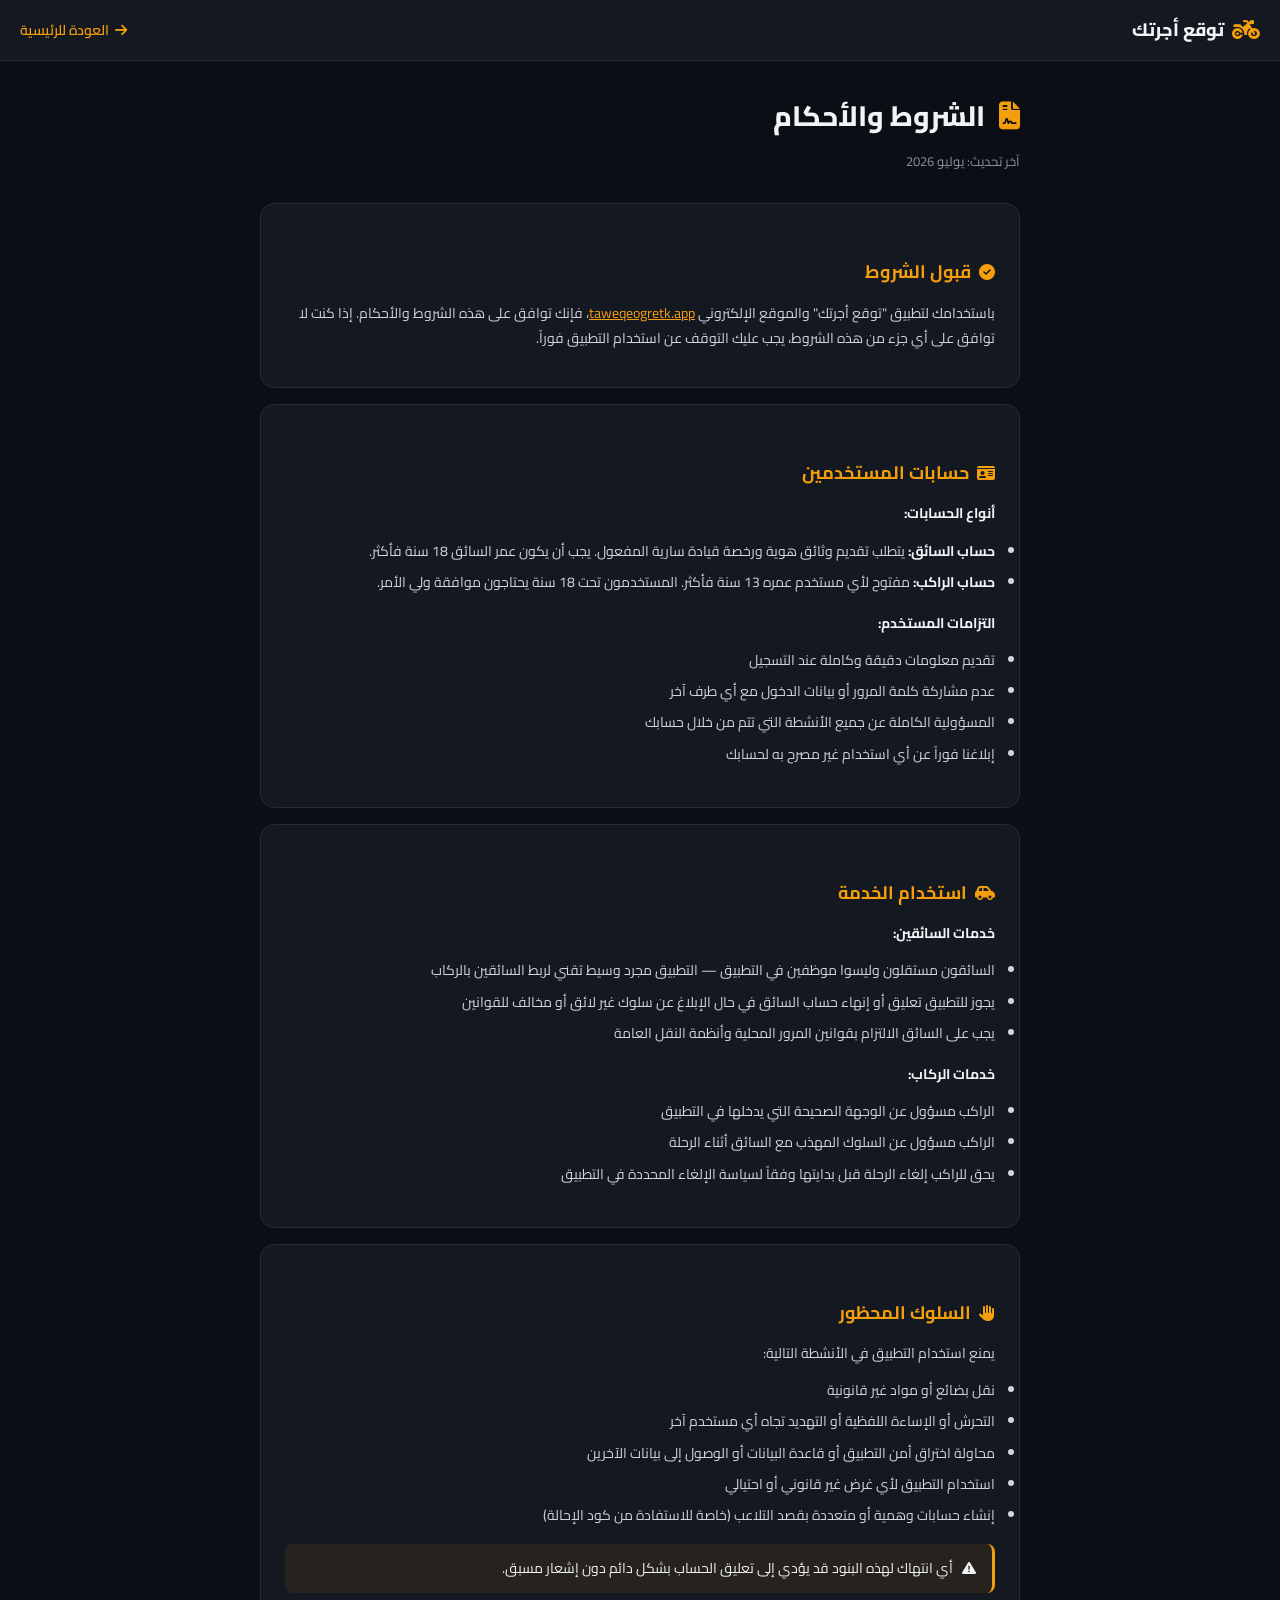
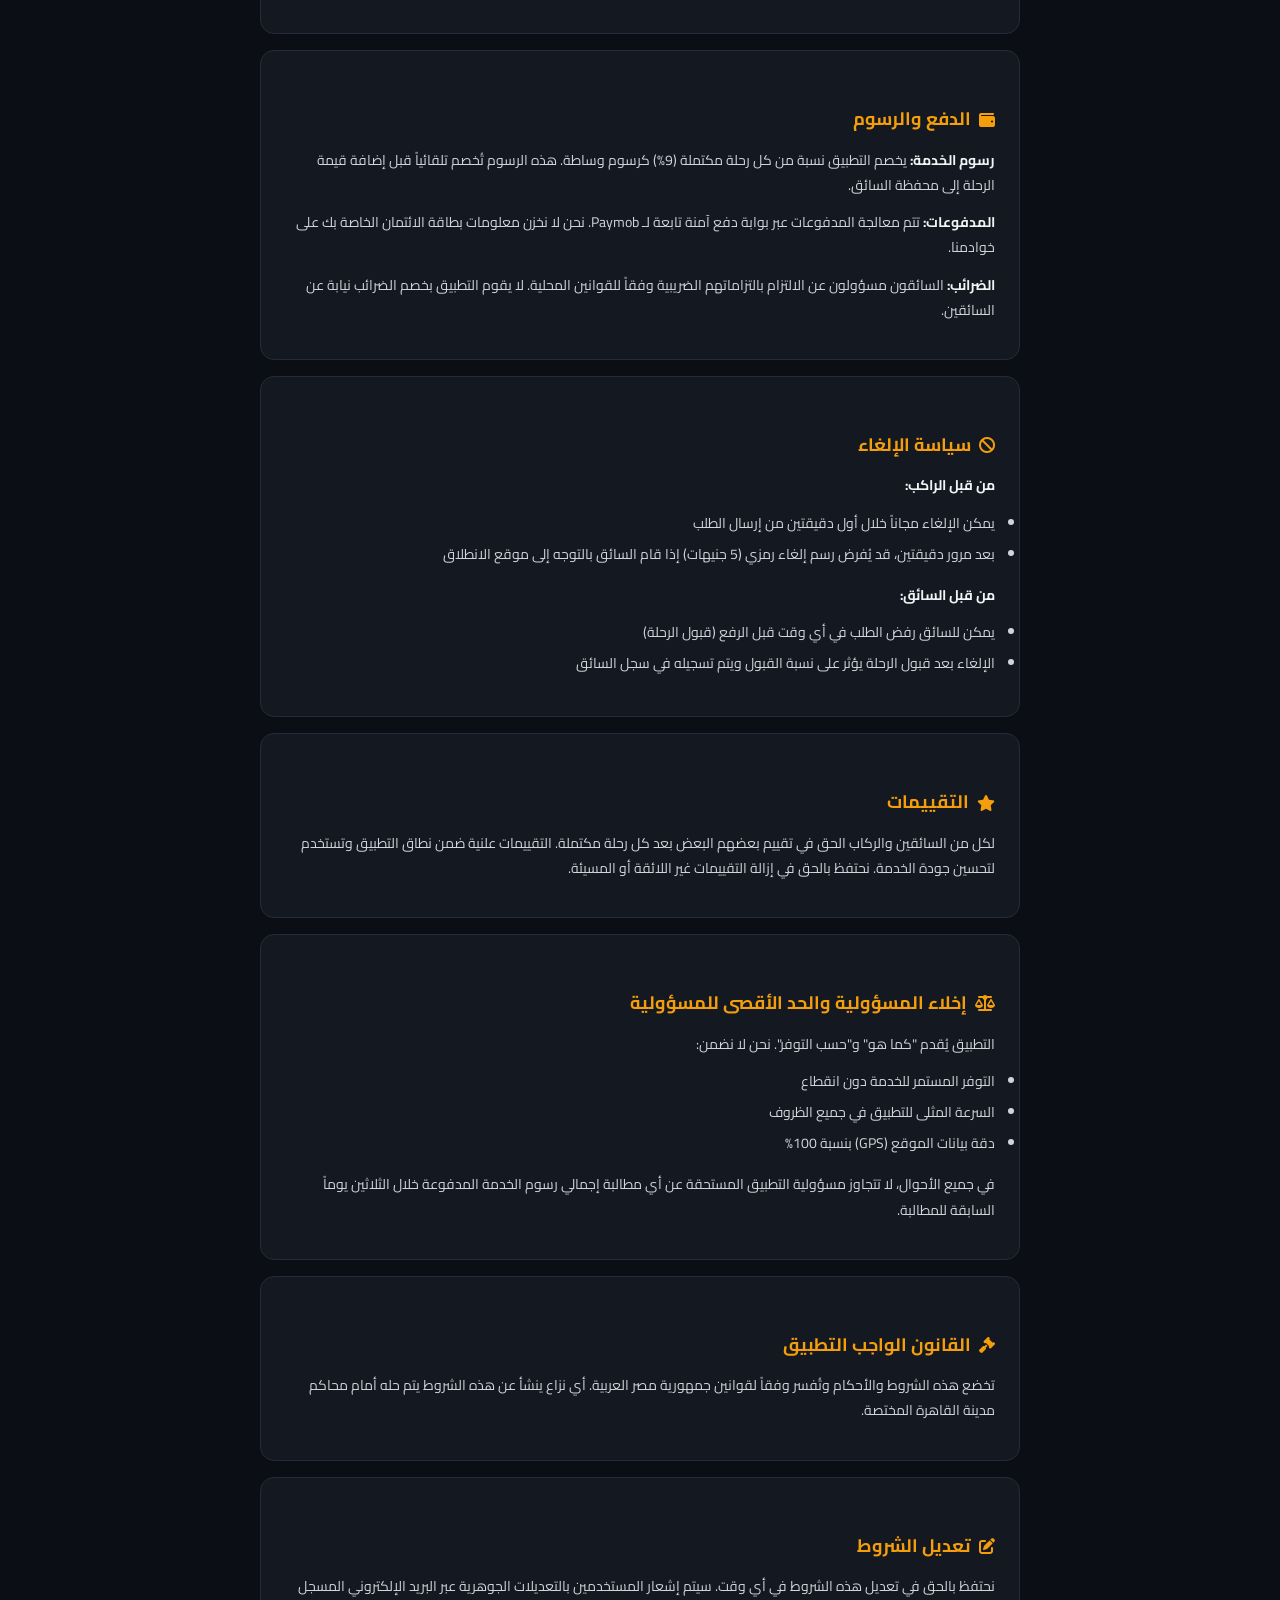
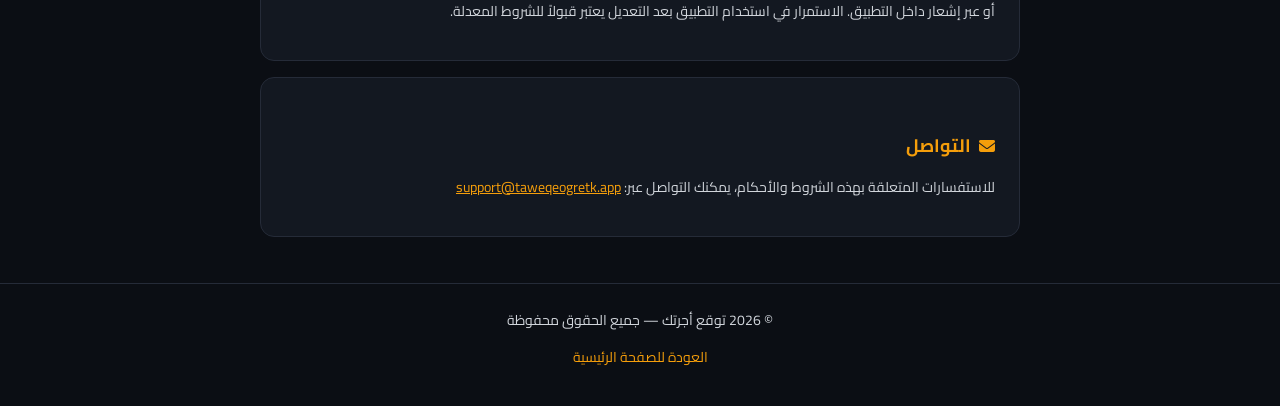
<file: terms.html>
<!DOCTYPE html>
<html dir="rtl" lang="ar">
<head>
  <meta charset="UTF-8">
  <meta name="viewport" content="width=device-width, initial-scale=1.0">
  <meta name="description" content="الشروط والأحكام - تطبيق توقع أجرتك">
  <title>الشروط والأحكام - توقع أجرتك</title>
  <link rel="preconnect" href="https://fonts.googleapis.com">
  <link href="https://fonts.googleapis.com/css2?family=Cairo:wght@400;500;600;700;800&display=swap" rel="stylesheet">
  <link rel="stylesheet" href="https://cdnjs.cloudflare.com/ajax/libs/font-awesome/6.5.1/css/all.min.css">
  <style>
    :root {
      --bg-deep: #0b0e14; --bg-card: #131821; --bg-card2: #1a1f2b;
      --text-primary: #f1f3f5; --text-muted: #8892a4;
      --border: #252b38; --accent: #f59e0b; --accent-hover: #d97706;
      --success: #22c55e; --error: #ef4444; --primary: #3b82f6;
    }
    * { margin: 0; padding: 0; box-sizing: border-box; }
    body {
      font-family: 'Cairo', sans-serif;
      background: var(--bg-deep); color: var(--text-primary);
      line-height: 1.8; padding: 0; min-height: 100vh;
    }
    .navbar {
      display: flex; align-items: center; justify-content: space-between;
      padding: 14px 20px; background: var(--bg-card);
      border-bottom: 1px solid var(--border); position: sticky; top: 0; z-index: 100;
    }
    .logo { display: flex; align-items: center; gap: 8px; font-size: 18px; font-weight: 800; }
    .logo i { color: var(--accent); font-size: 22px; }
    .container { max-width: 800px; margin: 0 auto; padding: 30px 20px; }
    h1 { font-size: 28px; font-weight: 800; margin-bottom: 8px; }
    h1 i { color: var(--accent); margin-left: 8px; }
    .updated { color: var(--text-muted); font-size: 13px; margin-bottom: 30px; }
    h2 { font-size: 18px; font-weight: 700; color: var(--accent); margin: 28px 0 12px; display: flex; align-items: center; gap: 8px; }
    h2 i { font-size: 16px; }
    p { margin-bottom: 12px; font-size: 14px; color: #d1d5db; }
    ul, ol { margin: 8px 0 16px 20px; font-size: 14px; color: #d1d5db; }
    li { margin-bottom: 6px; }
    strong { color: var(--text-primary); }
    .card { background: var(--bg-card); border: 1px solid var(--border); border-radius: 14px; padding: 24px; margin-bottom: 16px; }
    .back-link { display: inline-flex; align-items: center; gap: 6px; color: var(--accent); text-decoration: none; font-size: 14px; font-weight: 600; margin-bottom: 20px; }
    .back-link:hover { color: var(--accent-hover); }
    .highlight { background: rgba(245,158,11,0.08); border-right: 3px solid var(--accent); padding: 12px 16px; border-radius: 8px; margin: 16px 0; font-size: 14px; }
    .highlight i { margin-left: 6px; }
    footer { text-align: center; padding: 24px 20px; border-top: 1px solid var(--border); color: var(--text-muted); font-size: 13px; }
    footer a { color: var(--accent); text-decoration: none; }
    footer a:hover { text-decoration: underline; }
    @media (max-width: 600px) {
      .container { padding: 20px 14px; }
      h1 { font-size: 22px; }
      .card { padding: 16px; }
    }
  </style>
</head>
<body>
  <nav class="navbar">
    <div class="logo"><i class="fas fa-motorcycle"></i><span>توقع أجرتك</span></div>
    <a href="index.html" class="back-link" style="margin:0;"><i class="fas fa-arrow-right"></i> العودة للرئيسية</a>
  </nav>
  <div class="container">
    <h1><i class="fas fa-file-contract"></i> الشروط والأحكام</h1>
    <p class="updated">آخر تحديث: يوليو 2026</p>

    <div class="card">
      <h2><i class="fas fa-check-circle"></i> قبول الشروط</h2>
      <p>باستخدامك لتطبيق "توقع أجرتك" والموقع الإلكتروني <a href="index.html" style="color:var(--accent);">taweqeogretk.app</a>، فإنك توافق على هذه الشروط والأحكام. إذا كنت لا توافق على أي جزء من هذه الشروط، يجب عليك التوقف عن استخدام التطبيق فوراً.</p>
    </div>

    <div class="card">
      <h2><i class="fas fa-id-card"></i> حسابات المستخدمين</h2>
      <p><strong>أنواع الحسابات:</strong></p>
      <ul>
        <li><strong>حساب السائق:</strong> يتطلب تقديم وثائق هوية ورخصة قيادة سارية المفعول. يجب أن يكون عمر السائق 18 سنة فأكثر.</li>
        <li><strong>حساب الراكب:</strong> مفتوح لأي مستخدم عمره 13 سنة فأكثر. المستخدمون تحت 18 سنة يحتاجون موافقة ولي الأمر.</li>
      </ul>
      <p><strong>التزامات المستخدم:</strong></p>
      <ul>
        <li>تقديم معلومات دقيقة وكاملة عند التسجيل</li>
        <li>عدم مشاركة كلمة المرور أو بيانات الدخول مع أي طرف آخر</li>
        <li>المسؤولية الكاملة عن جميع الأنشطة التي تتم من خلال حسابك</li>
        <li>إبلاغنا فوراً عن أي استخدام غير مصرح به لحسابك</li>
      </ul>
    </div>

    <div class="card">
      <h2><i class="fas fa-car-side"></i> استخدام الخدمة</h2>
      <p><strong>خدمات السائقين:</strong></p>
      <ul>
        <li>السائقون مستقلون وليسوا موظفين في التطبيق — التطبيق مجرد وسيط تقني لربط السائقين بالركاب</li>
        <li>يجوز للتطبيق تعليق أو إنهاء حساب السائق في حال الإبلاغ عن سلوك غير لائق أو مخالف للقوانين</li>
        <li>يجب على السائق الالتزام بقوانين المرور المحلية وأنظمة النقل العامة</li>
      </ul>
      <p><strong>خدمات الركاب:</strong></p>
      <ul>
        <li>الراكب مسؤول عن الوجهة الصحيحة التي يدخلها في التطبيق</li>
        <li>الراكب مسؤول عن السلوك المهذب مع السائق أثناء الرحلة</li>
        <li>يحق للراكب إلغاء الرحلة قبل بدايتها وفقاً لسياسة الإلغاء المحددة في التطبيق</li>
      </ul>
    </div>

    <div class="card">
      <h2><i class="fas fa-hand"></i> السلوك المحظور</h2>
      <p>يمنع استخدام التطبيق في الأنشطة التالية:</p>
      <ul>
        <li>نقل بضائع أو مواد غير قانونية</li>
        <li>التحرش أو الإساءة اللفظية أو التهديد تجاه أي مستخدم آخر</li>
        <li>محاولة اختراق أمن التطبيق أو قاعدة البيانات أو الوصول إلى بيانات الآخرين</li>
        <li>استخدام التطبيق لأي غرض غير قانوني أو احتيالي</li>
        <li>إنشاء حسابات وهمية أو متعددة بقصد التلاعب (خاصة للاستفادة من كود الإحالة)</li>
      </ul>
      <div class="highlight">
        <i class="fas fa-exclamation-triangle"></i>
        أي انتهاك لهذه البنود قد يؤدي إلى تعليق الحساب بشكل دائم دون إشعار مسبق.
      </div>
    </div>

    <div class="card">
      <h2><i class="fas fa-wallet"></i> الدفع والرسوم</h2>
      <p><strong>رسوم الخدمة:</strong> يخصم التطبيق نسبة من كل رحلة مكتملة (9%) كرسوم وساطة. هذه الرسوم تُخصم تلقائياً قبل إضافة قيمة الرحلة إلى محفظة السائق.</p>
      <p><strong>المدفوعات:</strong> تتم معالجة المدفوعات عبر بوابة دفع آمنة تابعة لـ Paymob. نحن لا نخزن معلومات بطاقة الائتمان الخاصة بك على خوادمنا.</p>
      <p><strong>الضرائب:</strong> السائقون مسؤولون عن الالتزام بالتزاماتهم الضريبية وفقاً للقوانين المحلية. لا يقوم التطبيق بخصم الضرائب نيابة عن السائقين.</p>
    </div>

    <div class="card">
      <h2><i class="fas fa-ban"></i> سياسة الإلغاء</h2>
      <p><strong>من قبل الراكب:</strong></p>
      <ul>
        <li>يمكن الإلغاء مجاناً خلال أول دقيقتين من إرسال الطلب</li>
        <li>بعد مرور دقيقتين، قد يُفرض رسم إلغاء رمزي (5 جنيهات) إذا قام السائق بالتوجه إلى موقع الانطلاق</li>
      </ul>
      <p><strong>من قبل السائق:</strong></p>
      <ul>
        <li>يمكن للسائق رفض الطلب في أي وقت قبل الرفع (قبول الرحلة)</li>
        <li>الإلغاء بعد قبول الرحلة يؤثر على نسبة القبول ويتم تسجيله في سجل السائق</li>
      </ul>
    </div>

    <div class="card">
      <h2><i class="fas fa-star"></i> التقييمات</h2>
      <p>لكل من السائقين والركاب الحق في تقييم بعضهم البعض بعد كل رحلة مكتملة. التقييمات علنية ضمن نطاق التطبيق وتستخدم لتحسين جودة الخدمة. نحتفظ بالحق في إزالة التقييمات غير اللائقة أو المسيئة.</p>
    </div>

    <div class="card">
      <h2><i class="fas fa-scale-balanced"></i> إخلاء المسؤولية والحد الأقصى للمسؤولية</h2>
      <p>التطبيق يُقدم "كما هو" و"حسب التوفر". نحن لا نضمن:</p>
      <ul>
        <li>التوفر المستمر للخدمة دون انقطاع</li>
        <li>السرعة المثلى للتطبيق في جميع الظروف</li>
        <li>دقة بيانات الموقع (GPS) بنسبة 100%</li>
      </ul>
      <p>في جميع الأحوال، لا تتجاوز مسؤولية التطبيق المستحقة عن أي مطالبة إجمالي رسوم الخدمة المدفوعة خلال الثلاثين يوماً السابقة للمطالبة.</p>
    </div>

    <div class="card">
      <h2><i class="fas fa-gavel"></i> القانون الواجب التطبيق</h2>
      <p>تخضع هذه الشروط والأحكام وتُفسر وفقاً لقوانين جمهورية مصر العربية. أي نزاع ينشأ عن هذه الشروط يتم حله أمام محاكم مدينة القاهرة المختصة.</p>
    </div>

    <div class="card">
      <h2><i class="fas fa-edit"></i> تعديل الشروط</h2>
      <p>نحتفظ بالحق في تعديل هذه الشروط في أي وقت. سيتم إشعار المستخدمين بالتعديلات الجوهرية عبر البريد الإلكتروني المسجل أو عبر إشعار داخل التطبيق. الاستمرار في استخدام التطبيق بعد التعديل يعتبر قبولاً للشروط المعدلة.</p>
    </div>

    <div class="card">
      <h2><i class="fas fa-envelope"></i> التواصل</h2>
      <p>للاستفسارات المتعلقة بهذه الشروط والأحكام، يمكنك التواصل عبر: <a href="mailto:support@taweqeogretk.app" style="color:var(--accent);">support@taweqeogretk.app</a></p>
    </div>
  </div>
  <footer>
    <p>&copy; 2026 توقع أجرتك — جميع الحقوق محفوظة</p>
    <p style="margin-top:4px;"><a href="index.html">العودة للصفحة الرئيسية</a></p>
  </footer>
</body>
</html>
</file>
